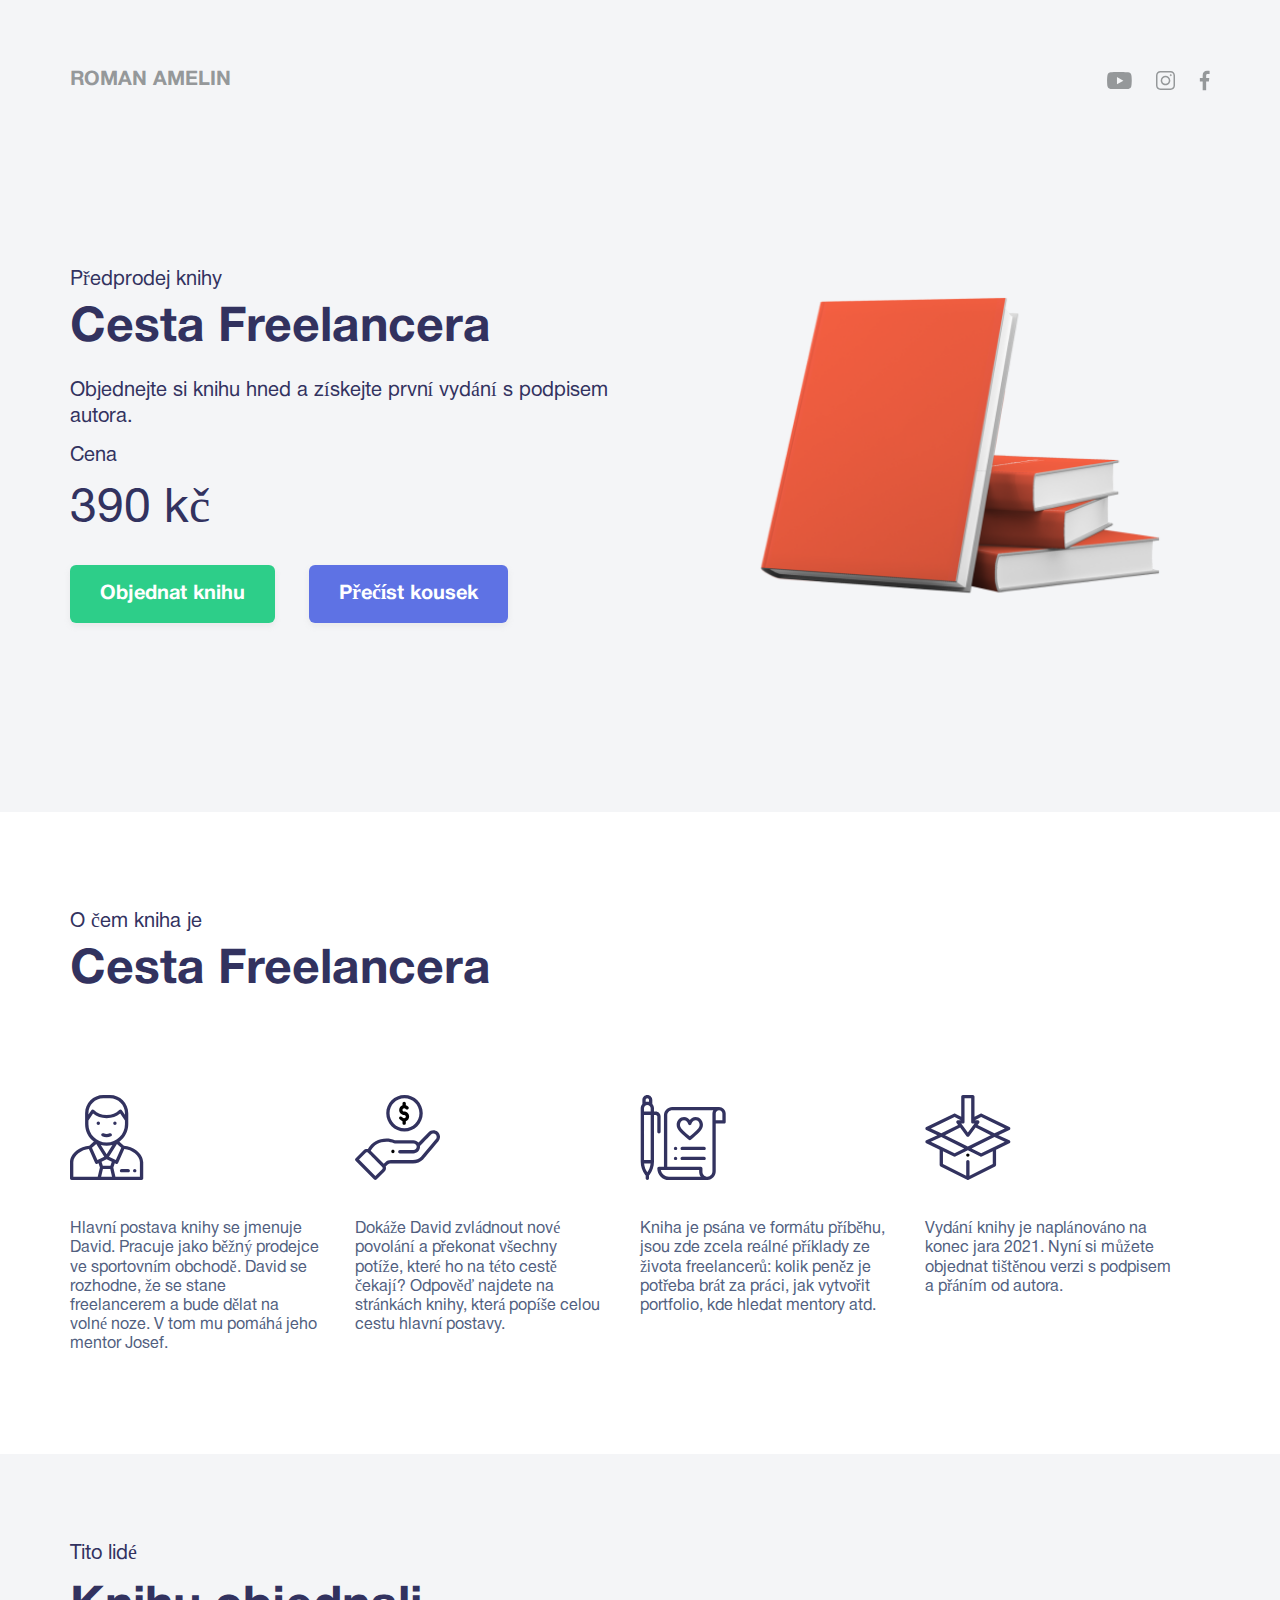
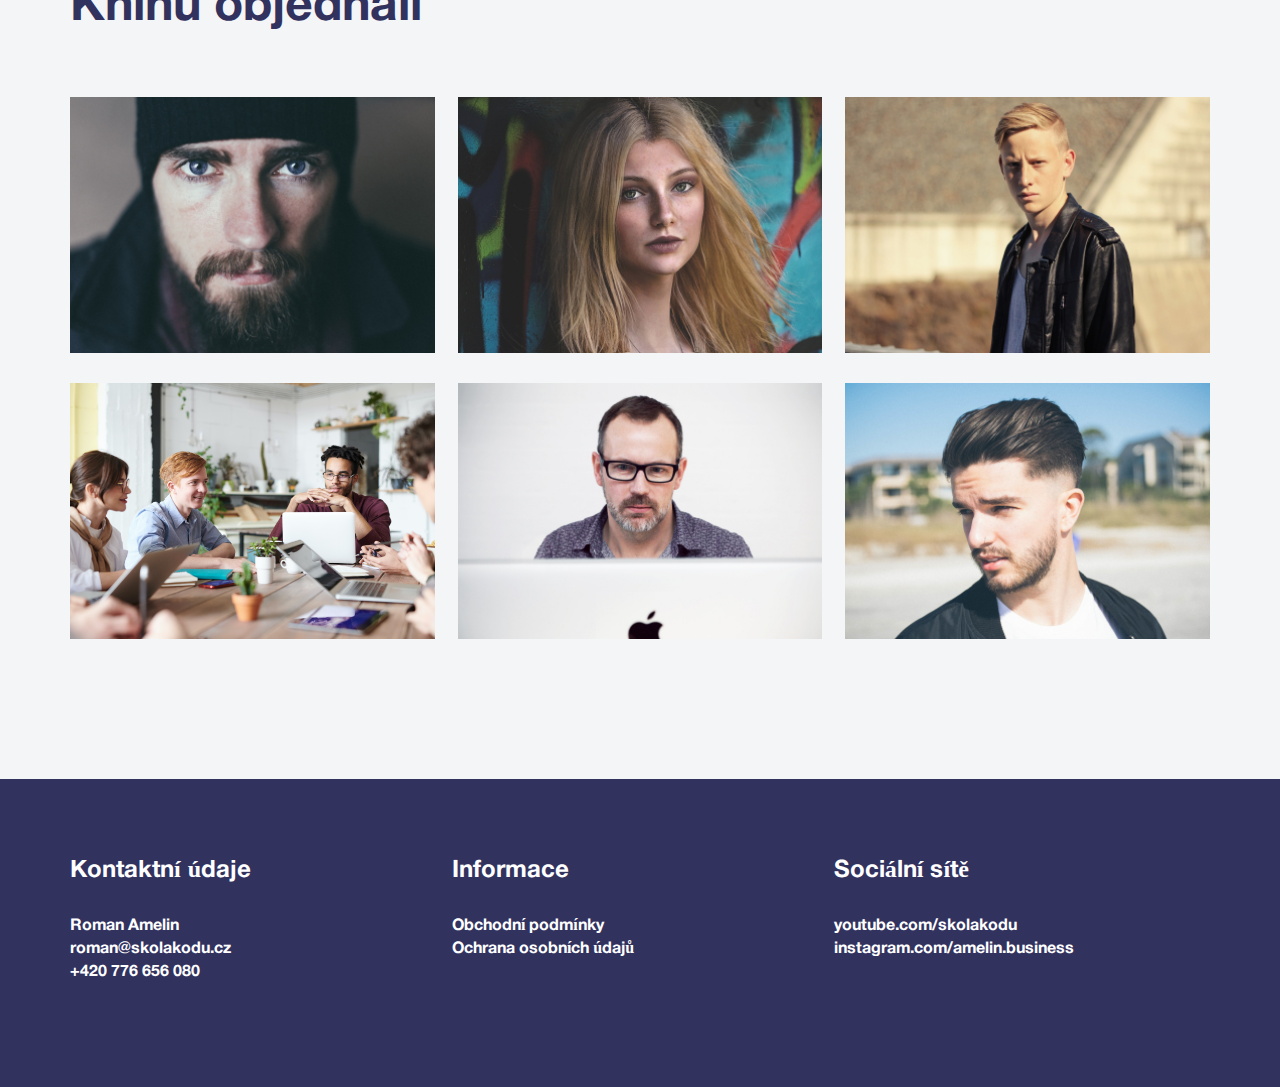
<file: Book/index.html>
<!DOCTYPE html>
<html lang="en">
<head>
    <meta charset="UTF-8">
    <meta name="viewport" content="width=device-width, initial-scale=1.0">
    <title>Předprodej Knihy Cesta Freelancera</title>
    <link rel="stylesheet" href="src/css/reset.css">  
    <link rel="stylesheet" href="src/css/style.css">
</head>
<body>
    <!-- Hlavni blok -->
    <header class="top-header">
        <div class="container">
            <div class="navbar">
                <span class="logo">Roman Amelin</span>
                <div class="socials">
                    <a href="#">
                        <img src="src/img/youtube.svg" alt="YouTube">
                    </a>
                    <a href="#">
                        <img src="src/img/instagram.svg" alt="Instagram">
                    </a>
                    <a href="#">
                        <img src="src/img/facebook.svg" alt="Facebook">
                    </a>
                </div>
            </div>
            <div class="main">
                <div class="main-text">
                    <span class="subtitle">Předprodej knihy</span>
                    <h1 class="title">Cesta Freelancera</h1>
                    <p class="desc">Objednejte si knihu hned a získejte první vydání s podpisem autora.</p>
                    <span class="price-tag">Cena</span>
                    <strong class="price">390 kč</strong>
                    <div class="buttons">
                        <a href="#" class="btn green">Objednat knihu</a>
                        <a href="#" class="btn blue">Přečíst kousek</a>
                    </div>
                </div>
                <div class="main-image">
                    <img src="src/img/book.png" alt="Book">
                </div>
            </div>
        </div>
    </header>


    <!-- O knize -->
    <section class="about">
        <div class="container">
            <span class="about-subheadline">O čem kniha je</span>
            <h2 class="about-headline">Cesta Freelancera</h2>
            <div class="about-wrap">
                <div class="about-item">
                    <img src="src/img/1.svg" alt="Clovek">
                    <span>Hlavní postava knihy se jmenuje David. Pracuje jako běžný prodejce ve sportovním obchodě. David se rozhodne, že se stane freelancerem a bude dělat na volné noze. V tom mu pomáhá jeho mentor Josef.</span>
                </div>
                <div class="about-item">
                    <img src="src/img/2.svg" alt="Clovek">
                    <span>Dokáže David zvládnout nové povolání a překonat všechny potíže, které ho na této cestě čekají? Odpověď najdete na stránkách knihy, která popíše celou cestu hlavní postavy.</span>
                </div>
                <div class="about-item">
                    <img src="src/img/3.svg" alt="Clovek">
                    <span>Kniha je psána ve formátu příběhu, jsou zde zcela reálné příklady ze života freelancerů: kolik peněz je potřeba brát za práci, jak vytvořit portfolio, kde hledat mentory atd.</span>
                </div>
                <div class="about-item">
                    <img src="src/img/4.svg" alt="Clovek">
                    <span>Vydání knihy je naplánováno na konec jara 2021. Nyní si můžete objednat tištěnou verzi s podpisem a přáním od autora.</span>
                </div>
            </div>
        </div>
    </section>




    <!-- Knihu si objednali -->
    <section class="people">
        <div class="container">
            <span class="people-subheadline">Tito lidé</span>
            <h2 class="people-headline">Knihu objednali</h2>
            <div class="people-wrap">
                <div class="people-block">
                    <img src="src/img/people1.jpg" alt="Clovek 1">
                </div>
                <div class="people-block">
                    <img src="src/img/people2.jpg" alt="Clovek 2">
                </div>
                <div class="people-block">
                    <img src="src/img/people3.jpg" alt="Clovek 3">
                </div>
                <div class="people-block">
                    <img src="src/img/people7.jpg" alt="Clovek 4">
                </div>
                <div class="people-block">
                    <img src="src/img/people5.jpg" alt="Clovek 5">
                </div>
                <div class="people-block">
                    <img src="src/img/people6.jpg" alt="Clovek 6">
                </div>
            </div>
        </div>
    </section>



    <!-- Footer -->
    <footer class="footer">
       <div class="container">
            <div class="footer-wrap">
                <div class="footer-block">
                    <h3 class="footer-header">Kontaktní údaje</h3>
                    <p class="footer-name">Roman Amelin</p>
                    <a href="mailto:roman@skolakodu.cz" class="footer-link">roman@skolakodu.cz</a>
                    <a href="tel:+420776656080" class="footer-link">+420 776 656 080</a>
                </div>
                <div class="footer-block">
                    <h3 class="footer-header">Informace</h3>
                    <a href="#" class="footer-link">Obchodní podmínky</a>
                    <a href="#" class="footer-link">Ochrana osobních údajů</a>
                </div>
                <div class="footer-block">
                    <h3 class="footer-header">Sociální sítě</h3>
                    <a href="https://www.youtube.com/skolakodu" class="footer-link">youtube.com/skolakodu</a>
                    <a href="https://www.instagram.com/amelin.business" class="footer-link">instagram.com/amelin.business</a>
                </div>
            </div>
       </div>
    </footer>

</body>
</html>
</file>
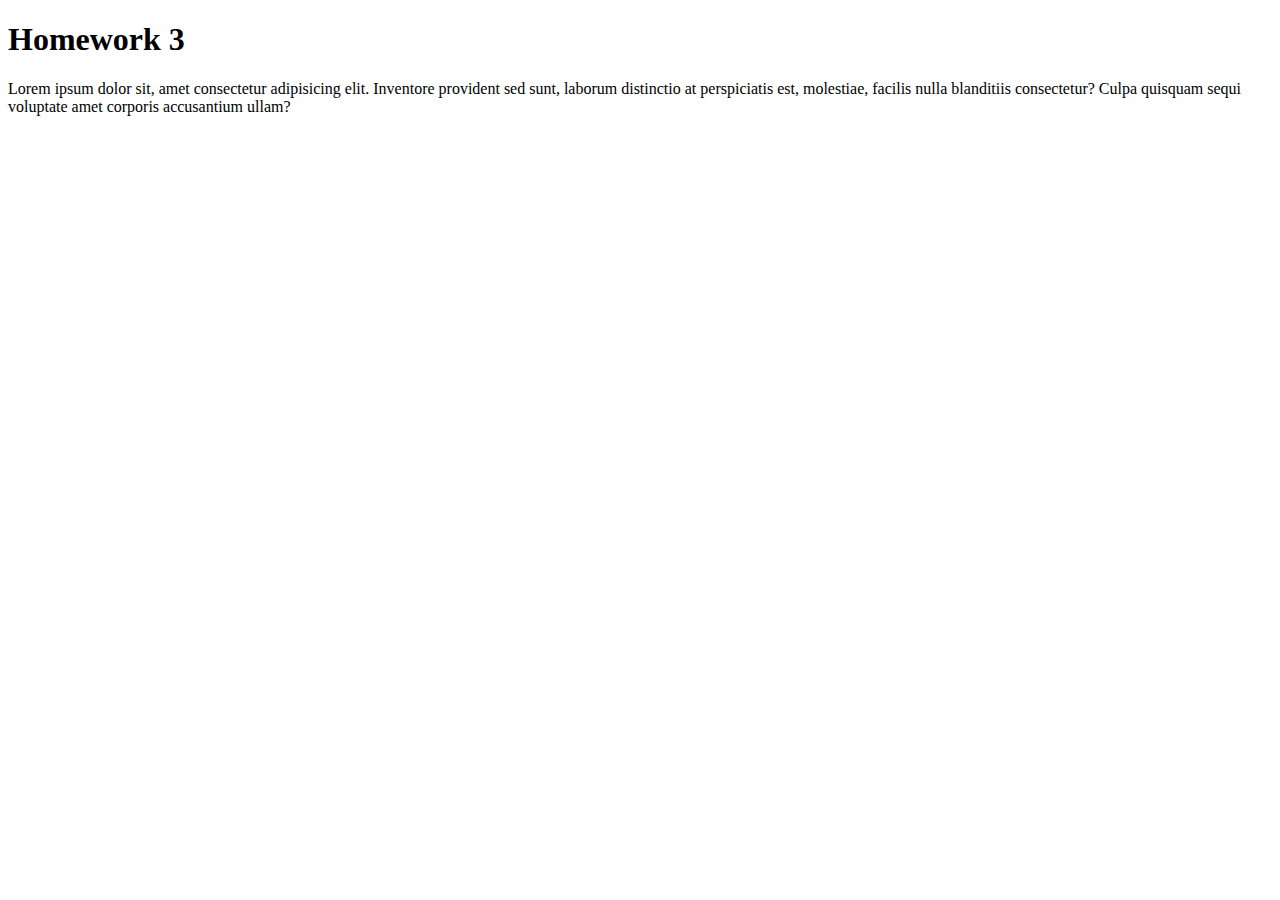
<file: homework-3/index.html>
<!DOCTYPE html>
<html lang="en">
<head>
    <meta charset="UTF-8">
    <meta name="viewport" content="width=device-width, initial-scale=1.0">
    <title>Homework 3</title>
</head>
<body>
    <h1>Homework 3</h1>
    <p>Lorem ipsum dolor sit, amet consectetur adipisicing elit. Inventore provident sed sunt, laborum distinctio at perspiciatis est, molestiae, facilis nulla blanditiis consectetur? Culpa quisquam sequi voluptate amet corporis accusantium ullam?</p>
</body>
</html>
</file>
<file: Book/src/css/style.css>
@font-face {
    font-family: 'HelveticaNormal';
    src: url('../fonts/HelveticaNormal.eot');
    src: local('0'), url('../fonts/HelveticaNormal.woff') format('woff'), 
        url('../fonts/HelveticaNormal.ttf') format('truetype'), 
        url('../fonts/HelveticaNormal.svg') format('svg');
    font-weight: normal;
    font-style: normal;
}


@font-face {
    font-family: 'HelveticaBold';
    src: url('../fonts/HelveticaBold.eot');
    src: local('0'), url('../fonts/HelveticaBold.woff') format('woff'), 
        url('../fonts/HelveticaBold.ttf') format('truetype'), 
        url('../fonts/HelveticaBold.svg') format('svg');
    font-weight: 700;
    font-style: normal;
}


* {
    box-sizing: border-box;
}

body {
    font-family: 'HelveticaNormal';
}

.container {
    max-width: 1140px;
    width: 96%;
    margin-left: auto;
    margin-right: auto;
}

.navbar {
    display: flex;
    justify-content: space-between;
    margin-bottom: 160px;
}

.logo {
    font-family: 'HelveticaBold';
    color: #95989a;
    font-size: 20px;
    font-weight: 700;
    text-transform: uppercase;
}

.socials a {
    text-decoration: none;
    margin-left: 20px;
}

.top-header {
    padding-top: 70px;
    padding-bottom: 190px;
    background-color: #f4f5f7;
}

.main {
    display: flex;
    justify-content: space-between;
    align-items: center;
}

.main-text {
    width: 50%;
    color: #32325f;
}

.main-image {
    width: 50%;
}

.main-image img {
    width: 100%;
}

.subtitle {
    font-size: 20px;
    font-weight: 400;
    margin-bottom: 15px;
    display: block;
}

.title {
    font-family: 'HelveticaBold';
    font-size: 48px;
    font-weight: 700;
    margin-bottom: 25px;
}

.desc {
    font-size: 20px;
    font-weight: 400;
    margin-bottom: 16px;
    line-height: 26px;
}

.price-tag {
    font-size: 20px;
    font-weight: 400;
    display: block;
    margin-bottom: 20px;
}

.price {
    display: block;
    font-size: 48px;
    font-weight: 400;
    margin-bottom: 50px;
}

.btn {
    font-family: 'HelveticaBold';
    text-decoration: none;
    color: #fff;
    font-size: 20px;
    font-weight: 700;
    padding: 20px 30px;
    box-shadow: 0 3px 6px rgba(173, 173, 173, 0.16);
    border-radius: 6px;
    margin-right: 30px;
}

.green {
    background-color: #2dce89;
}

.blue {
    background-color: #5e72e4;
}

.about {
    padding: 100px 0;
}

.about-subheadline {
    font-size: 20px;
    font-weight: 400;
    display: block;
    margin-bottom: 15px;
    color: #32325f;
}

.about-headline {
    font-family: 'HelveticaBold';
    font-size: 48px;
    font-weight: 700;
    margin-bottom: 100px;
    color: #32325f;
}

.about-item span {
    display: block;
    color: #525f7f;
    font-size: 16px;
    font-weight: 400;
    margin-right: 35px;
    line-height: 1.2;
}

.about-wrap {
    display: flex;
}

.about-item {
    width: 25%;
}

.about-item img {
    margin-bottom: 40px;
}

.people {
    background-color: #f4f5f7;
    padding-top: 90px;
    padding-bottom: 110px;
}

.people-subheadline {
    font-size: 20px;
    font-weight: 400;
    margin-bottom: 20px;
    display: block;
    color: #32325f;
}

.people-headline {
    font-family: 'HelveticaBold';
    font-size: 48px;
    font-weight: 700;
    color: #32325f;
    margin-bottom: 65px;
}

.people-wrap {
    display: flex;
    flex-wrap: wrap;
    justify-content: space-between;
}

.people-block {
    width: 32%;
    margin-bottom: 30px;
}

.people-block img {
    width: 100%;
    object-fit: cover;
    height: 100%;  
}


.footer {
    background-color: #32325f;
    padding-top: 80px;
    padding-bottom: 100px;
}

.footer-wrap {
    display: flex;
    justify-content: space-between;
}

.footer-block {
    width: 33%;
}

.footer-name {
    font-family: 'HelveticaBold';
    color: #fff;
    font-size: 16px;
    font-weight: 700;
    margin-bottom: 7px;
}

.footer-header {
    font-family: 'HelveticaBold';
    font-size: 24px;
    font-weight: 700;
    color: #fff;
    margin-bottom: 35px;
}

.footer-link {
    font-family: 'HelveticaBold';
    text-decoration: none;
    color: #fff;
    display: block;
    font-size: 16px;
    font-weight: 700;
    margin-bottom: 7px;
}



@media (max-width: 1024px) {

    .buttons {
        display: flex;
        flex-direction: column;
        align-items: flex-start;
    }

    .btn {
        display: inline-block;
        max-width: 250px;
        text-align: center;
        width: 100%;
        margin-top: 10px;
    }
}


@media (max-width: 768px) {

    .main-image, .main-text {
        width: 100%;
    }

    .main-text {
        order: 1;
        margin-top: 40px;
    }

    .main {
        flex-direction: column;
    }

    .navbar {
        margin-bottom: 100px;
    }

    .top-header {
        padding-bottom: 100px;
    }

    .price {
        margin-bottom: 30px;
    }

    .about-wrap {
        flex-wrap: wrap;
    }

    .about-item {
        width: 50%;
        margin-bottom: 50px;
    }

    .about {
        padding: 80px 0 40px;
    }

    .people-block {
        width: 48%;
    }

    .footer-wrap {
        flex-wrap: wrap;
    }

    .footer-block {
        width: 50%;
        margin-bottom: 50px;
    }

}

@media (max-width: 580px) {
  
    .about-item {
        width: 100%;
    }

    .about-headline {
        margin-bottom: 50px;
    }

    .people-headline {
        margin-bottom: 30px;
    }

    .footer-block {
        width: 100%;
    }

    .footer {
        padding-bottom: 0;
    }

}
</file>
